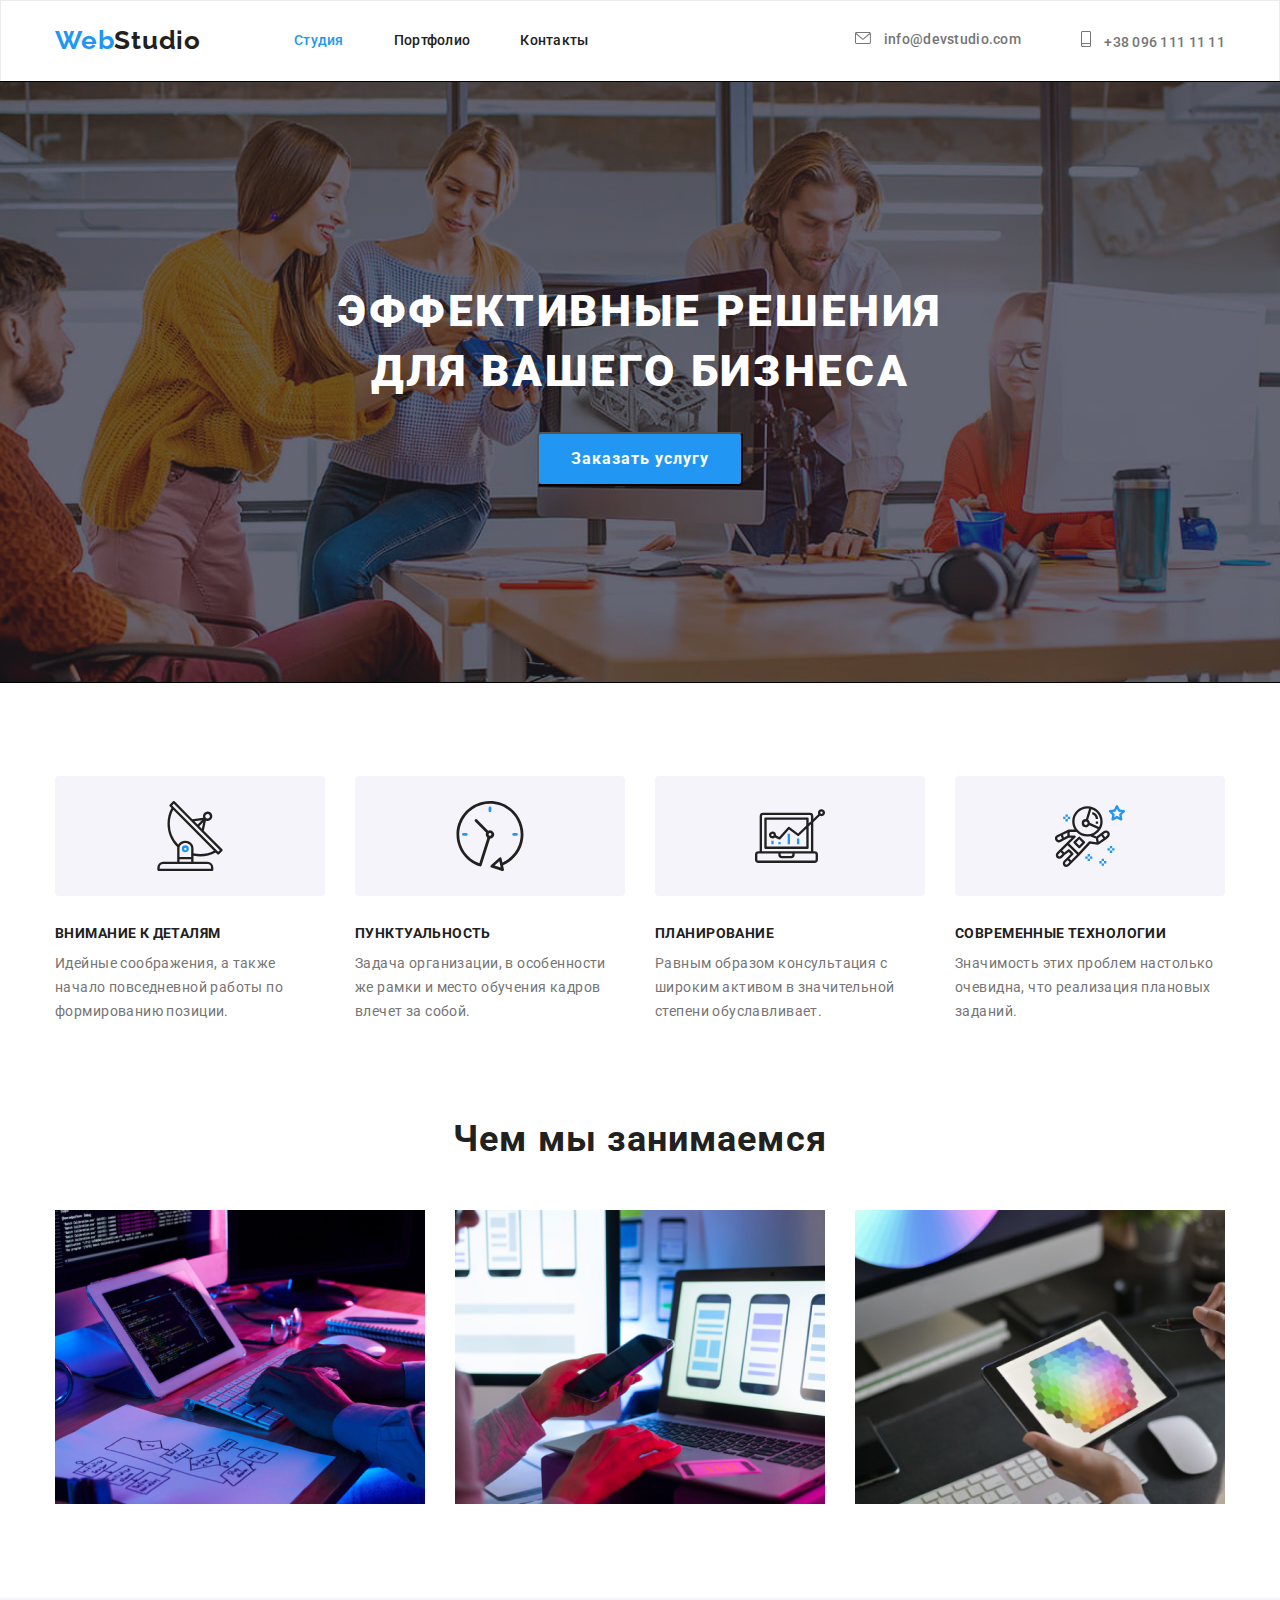
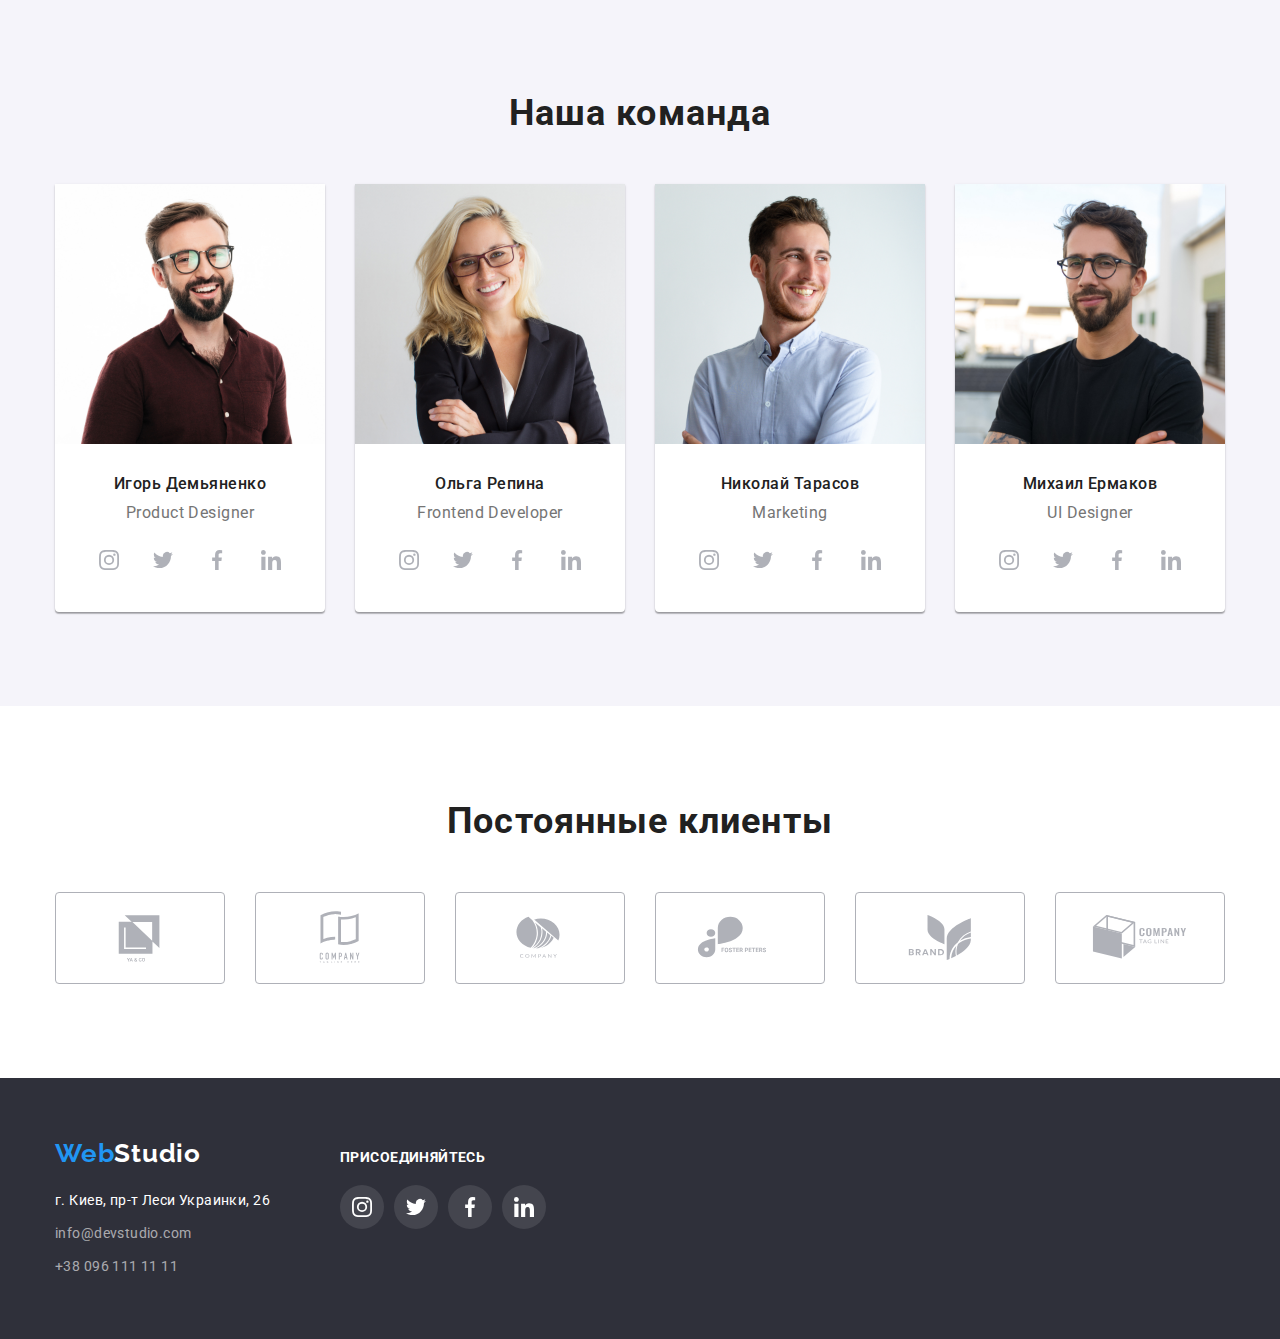
<file: index.html>
<!DOCTYPE html>
<html lang="ru">
  <head>
    <meta charset="UTF-8" />
    <meta http-equiv="X-UA-Compatible" content="IE=edge" />
    <meta name="viewport" content="width=device-width, initial-scale=1.0" />
    <link rel="preconnect" href="https://fonts.googleapis.com" />
    <link rel="preconnect" href="https://fonts.gstatic.com" crossorigin />
    <link
      href="https://fonts.googleapis.com/css2?family=Raleway:wght@700&family=Roboto:wght@400;500;700;900&display=swap"
      rel="stylesheet"
    />
    <link
      rel="stylesheet"
      href="https://cdnjs.cloudflare.com/ajax/libs/modern-normalize/1.1.0/modern-normalize.min.css"
    />
    <title>Document</title>
    <link rel="stylesheet" href="./css/styles.css" />
  </head>
  <body>
    <!--Шапка сайта-->
    <header class="header">
      <div class="container header-container">
        <a href="" class="logo">Web<span class="color-text">Studio</span></a>
        <!--<Блок навигации-->
        <nav class="nav">
          <ul class="site-nav list">
            <li class="site-nav-li">
              <a href="./index.html" class="site-nav-link current">Студия</a>
            </li>
            <li class="site-nav-li">
              <a href="./portfolio.html" class="site-nav-link">Портфолио</a>
            </li>
            <li class="site-nav-li">
              <a href="" class="site-nav-link">Контакты</a>
            </li>
          </ul>
        </nav>
        <!--Блок контактов-->
        <ul class="contact-nav list">
          <li class="contact-nav-li">
            <a href="mailto:info@devstudio.com" class="contact-nav-link"
              ><svg class="contact-icone envelope">
                <use href="./images/symbol-defs.svg#icon-envelope"></use>
              </svg>
              info@devstudio.com
            </a>
          </li>
          <li class="contact-nav-li">
            <a href="tel:+380961111111" class="contact-nav-link"
              ><svg class="contact-icone smartphone">
                <use href="./images/symbol-defs.svg#icon-smartphone"></use>
              </svg>
              +38 096 111 11 11
            </a>
          </li>
        </ul>
      </div>
    </header>

    <!--Контент страницы-->
    <main>
      <!-- Герой -->
      <section class="section hero overlay">
        <!-- Фон Герой -->
        <div class="container">
          <h1 class="hero-title">
            Эффективные решения <br />
            для вашего бизнеса
          </h1>
          <button type="button" class="button">Заказать услугу</button>
        </div>
      </section>

      <!--Скилы компании-->
      <section class="section">
        <div class="container">
          <h2 class="section-title visually-hidden">Скилы компании</h2>
          <ul class="skills list">
            <li class="skills-li">
              <div class="skills-icon-container">
                <svg width="70" height="70">
                  <use href="./images/symbol-defs.svg#icon-antenna-1"></use>
                </svg>
              </div>
              <h3 class="title">Внимание к деталям</h3>
              <p class="skills-text">
                Идейные соображения, а также <br />
                начало повседневной работы по формированию позиции.
              </p>
            </li>
            <li class="skills-li">
              <div class="skills-icon-container">
                <svg width="70" height="70">
                  <use href="./images/symbol-defs.svg#icon-clock-1"></use>
                </svg>
              </div>
              <h3 class="title">Пунктуальность</h3>
              <p class="skills-text">
                Задача организации, в особенности же рамки и место обучения
                кадров влечет за собой.
              </p>
            </li>
            <li class="skills-li">
              <div class="skills-icon-container">
                <svg width="70" height="70">
                  <use href="./images/symbol-defs.svg#icon-diagram-1"></use>
                </svg>
              </div>
              <h3 class="title">Планирование</h3>
              <p class="skills-text">
                Равным образом консультация с широким активом в значительной
                степени обуславливает.
              </p>
            </li>
            <li class="skills-li">
              <div class="skills-icon-container">
                <svg width="70" height="70">
                  <use href="./images/symbol-defs.svg#icon-astronaut-1"></use>
                </svg>
              </div>
              <h3 class="title">Современные технологии</h3>
              <p class="skills-text">
                Значимость этих проблем настолько очевидна, что реализация
                плановых заданий.
              </p>
            </li>
          </ul>
        </div>
      </section>

      <!--Блок картинок-->
      <section class="section images-section">
        <div class="container">
          <h2 class="section-title">Чем мы занимаемся</h2>
          <ul class="images list">
            <li class="section-img">
              <img
                src="./images/img.jpg"
                alt="Программист пишет код"
                width="370"
              />
            </li>
            <li class="section-img">
              <img
                src="./images/img1.jpg"
                alt="Человек смотрит в телефон"
                width="370"
              />
            </li>
            <li class="section-img">
              <img
                src="./images/img2.jpg"
                alt="Дизайнер выбирает цвет"
                width="370"
              />
            </li>
          </ul>
        </div>
      </section>

      <!--Наша команда-->
      <section class="section section-team">
        <div class="container">
          <h2 class="section-title">Наша команда</h2>
          <ul class="team list">
            <li class="team-item">
              <img src="./images/img3.jpg" alt="Игорь Демьяненко" width="270" />
              <div class="team-title-text">
                <h3 class="title">Игорь Демьяненко</h3>
                <p class="team-text" lang="en">Product Designer</p>
                <ul class="team-backgraund-icon">
                  <li class="list team-li">
                    <a href="" class="team-backgraund">
                      <svg class="team-icon">
                        <use
                          href="./images/symbol-defs.svg#icon-instagram-2"
                        ></use>
                      </svg>
                    </a>
                  </li>
                  <li class="list team-li">
                    <a href="" class="team-backgraund">
                      <svg class="team-icon">
                        <use
                          class="team-icon-use"
                          href="./images/symbol-defs.svg#icon-twitter-1"
                        ></use>
                      </svg>
                    </a>
                  </li>
                  <li class="list team-li">
                    <a href="" class="team-backgraund">
                      <svg class="team-icon">
                        <use
                          href="./images/symbol-defs.svg#icon-facebook-1"
                        ></use>
                      </svg>
                    </a>
                  </li>
                  <li class="list team-li">
                    <a href="" class="team-backgraund">
                      <svg class="team-icon">
                        <use
                          href="./images/symbol-defs.svg#icon-linkedin-1"
                        ></use>
                      </svg>
                    </a>
                  </li>
                </ul>
              </div>
            </li>
            <li class="team-item">
              <img src="./images/img4.jpg" alt="Ольга Репина" width="270" />
              <div class="team-title-text">
                <h3 class="title">Ольга Репина</h3>
                <p class="team-text" lang="en">Frontend Developer</p>
                <ul class="team-backgraund-icon">
                  <li class="list team-li">
                    <a href="" class="team-backgraund">
                      <svg class="team-icon">
                        <use
                          href="./images/symbol-defs.svg#icon-instagram-2"
                        ></use>
                      </svg>
                    </a>
                  </li>
                  <li class="list team-li">
                    <a href="" class="team-backgraund">
                      <svg class="team-icon">
                        <use
                          class="team-icon-use"
                          href="./images/symbol-defs.svg#icon-twitter-1"
                        ></use>
                      </svg>
                    </a>
                  </li>
                  <li class="list team-li">
                    <a href="" class="team-backgraund">
                      <svg class="team-icon">
                        <use
                          href="./images/symbol-defs.svg#icon-facebook-1"
                        ></use>
                      </svg>
                    </a>
                  </li>
                  <li class="list team-li">
                    <a href="" class="team-backgraund">
                      <svg class="team-icon">
                        <use
                          href="./images/symbol-defs.svg#icon-linkedin-1"
                        ></use>
                      </svg>
                    </a>
                  </li>
                </ul>
              </div>
            </li>
            <li class="team-item">
              <img src="./images/img5.jpg" alt="Николай Тарасов" width="270" />
              <div class="team-title-text">
                <h3 class="title">Николай Тарасов</h3>
                <p class="team-text" lang="en">Marketing</p>
                <ul class="team-backgraund-icon">
                  <li class="list team-li">
                    <a href="" class="team-backgraund">
                      <svg class="team-icon">
                        <use
                          href="./images/symbol-defs.svg#icon-instagram-2"
                        ></use>
                      </svg>
                    </a>
                  </li>
                  <li class="list team-li">
                    <a href="" class="team-backgraund">
                      <svg class="team-icon">
                        <use
                          class="team-icon-use"
                          href="./images/symbol-defs.svg#icon-twitter-1"
                        ></use>
                      </svg>
                    </a>
                  </li>
                  <li class="list team-li">
                    <a href="" class="team-backgraund">
                      <svg class="team-icon">
                        <use
                          href="./images/symbol-defs.svg#icon-facebook-1"
                        ></use>
                      </svg>
                    </a>
                  </li>
                  <li class="list team-li">
                    <a href="" class="team-backgraund">
                      <svg class="team-icon">
                        <use
                          href="./images/symbol-defs.svg#icon-linkedin-1"
                        ></use>
                      </svg>
                    </a>
                  </li>
                </ul>
              </div>
            </li>
            <li class="team-item">
              <img src="./images/img6.jpg" alt="Михаил Ермаков" width="270" />
              <div class="team-title-text">
                <h3 class="title">Михаил Ермаков</h3>
                <p class="team-text" lang="en">UI Designer</p>
                <ul class="team-backgraund-icon">
                  <li class="list team-li">
                    <a href="" class="team-backgraund">
                      <svg class="team-icon">
                        <use
                          href="./images/symbol-defs.svg#icon-instagram-2"
                        ></use>
                      </svg>
                    </a>
                  </li>
                  <li class="list team-li">
                    <a href="" class="team-backgraund">
                      <svg class="team-icon">
                        <use
                          class="team-icon-use"
                          href="./images/symbol-defs.svg#icon-twitter-1"
                        ></use>
                      </svg>
                    </a>
                  </li>
                  <li class="list team-li">
                    <a href="" class="team-backgraund">
                      <svg class="team-icon">
                        <use
                          href="./images/symbol-defs.svg#icon-facebook-1"
                        ></use>
                      </svg>
                    </a>
                  </li>
                  <li class="list team-li">
                    <a href="" class="team-backgraund">
                      <svg class="team-icon">
                        <use
                          href="./images/symbol-defs.svg#icon-linkedin-1"
                        ></use>
                      </svg>
                    </a>
                  </li>
                </ul>
              </div>
            </li>
          </ul>
        </div>
      </section>

      <!--Постоянные клиенты-->
      <section class="section">
        <div class="container">
          <h2 class="section-title">Постоянные клиенты</h2>
          <ul class="clients list">
            <li class="clients-li">
              <a href="" class="clients-backgraund">
                <svg class="clients-icon">
                  <use href="./images/symbol-defs.svg#icon-Logo"></use>
                </svg>
              </a>
            </li>
            <li class="clients-li">
              <a href="" class="clients-backgraund">
                <svg class="clients-icon">
                  <use href="./images/symbol-defs.svg#icon-Logo-1"></use>
                </svg>
              </a>
            </li>
            <li class="clients-li">
              <a href="" class="clients-backgraund">
                <svg class="clients-icon">
                  <use href="./images/symbol-defs.svg#icon-Logo-2"></use>
                </svg>
              </a>
            </li>
            <li class="clients-li">
              <a href="" class="clients-backgraund">
                <svg class="clients-icon">
                  <use href="./images/symbol-defs.svg#icon-Logo-3"></use>
                </svg>
              </a>
            </li>
            <li class="clients-li">
              <a href="" class="clients-backgraund">
                <svg class="clients-icon">
                  <use href="./images/symbol-defs.svg#icon-Logo-4"></use>
                </svg>
              </a>
            </li>
            <li class="clients-li">
              <a href="" class="clients-backgraund">
                <svg class="clients-icon">
                  <use href="./images/symbol-defs.svg#icon-Logo-5"></use>
                </svg>
              </a>
            </li>
          </ul>
        </div>
      </section>
    </main>

    <!--Блок контактов-->
    <footer class="footer">
      <div class="container footer-container">
        <div class="footer-one">
          <a href="" class="logo">Web<span class="colortext">Studio</span></a>
          <address>
            <ul class="contact-footer list">
              <li class="contact-footer-li">
                <a
                  href="https://goo.gl/maps/7qp37BieYdtHUAUU6"
                  target="_blank"
                  class="adress"
                  >г. Киев, пр-т Леси Украинки, 26
                </a>
              </li>
              <li class="contact-footer-li">
                <a href="mailto:info@devstudio.com" class="contact-footer-list"
                  >info@devstudio.com</a
                >
              </li>
              <li class="contact-footer-li">
                <a href="tel:+380961111111" class="contact-footer-list"
                  >+38 096 111 11 11</a
                >
              </li>
            </ul>
          </address>
        </div>
        <div class="footer-two">
          <h2 class="footer-title">ПРИСОЕДИНЯЙТЕСЬ</h2>
          <ul class="footer-backgraund-icon">
            <li class="list footer-li">
              <a href="" class="footer-backgraund">
                <svg class="footer-icon" width="20" height="20">
                  <use href="./images/symbol-defs.svg#icon-instagram-2"></use>
                </svg>
              </a>
            </li>
            <li class="list footer-li">
              <a href="" class="footer-backgraund">
                <svg class="footer-icon" width="20" height="20">
                  <use
                    class="footer-icon-use"
                    href="./images/symbol-defs.svg#icon-twitter-1"
                  ></use>
                </svg>
              </a>
            </li>
            <li class="list footer-li">
              <a href="" class="footer-backgraund">
                <svg class="footer-icon" width="20" height="20">
                  <use href="./images/symbol-defs.svg#icon-facebook-1"></use>
                </svg>
              </a>
            </li>
            <li class="list footer-li">
              <a href="" class="footer-backgraund">
                <svg class="footer-icon" width="20" height="20">
                  <use href="./images/symbol-defs.svg#icon-linkedin-1"></use>
                </svg>
              </a>
            </li>
          </ul>
        </div>
      </div>
    </footer>
  </body>
</html>
</file>
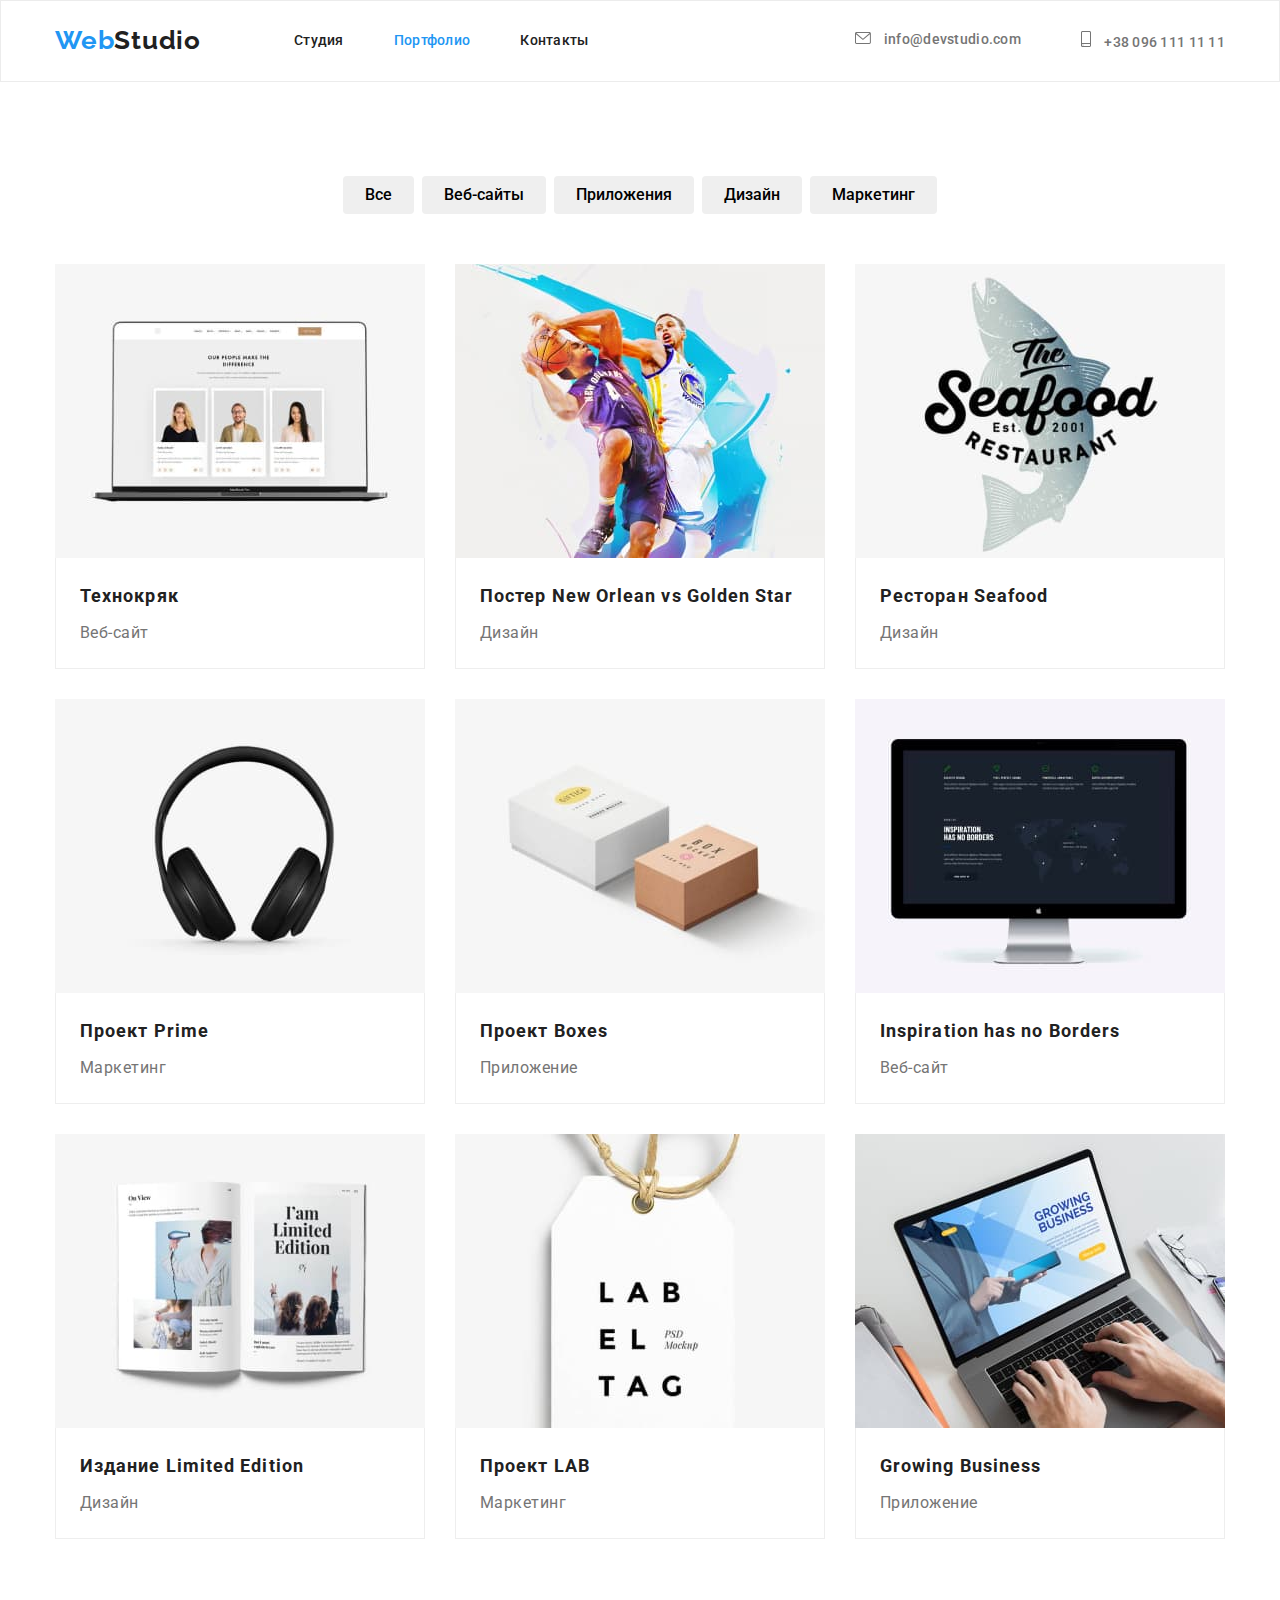
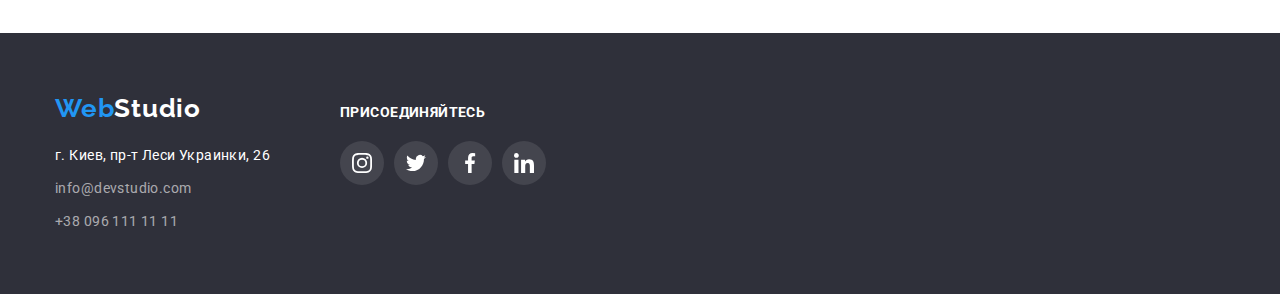
<file: portfolio.html>
<!DOCTYPE html>
<html lang="ru">
  <head>
    <meta charset="UTF-8" />
    <meta http-equiv="X-UA-Compatible" content="IE=edge" />
    <meta name="viewport" content="width=device-width, initial-scale=1.0" />
    <link rel="preconnect" href="https://fonts.googleapis.com" />
    <link rel="preconnect" href="https://fonts.gstatic.com" crossorigin />
    <link
      href="https://fonts.googleapis.com/css2?family=Raleway:wght@700&family=Roboto:wght@400;500;700;900&display=swap"
      rel="stylesheet"
    />
    <link
      rel="stylesheet"
      href="https://cdnjs.cloudflare.com/ajax/libs/modern-normalize/1.1.0/modern-normalize.min.css"
    />
    <title>Document</title>
    <link rel="stylesheet" href="./css/styles.css" />
  </head>
  <body>
    <!--Шапка сайта-->
    <header class="header">
      <div class="container header-container">
        <a href="" class="logo">Web<span class="color-text">Studio</span></a>
        <!--<Блок навигации-->
        <nav class="nav">
          <ul class="site-nav list">
            <li class="site-nav-li">
              <a href="./index.html" class="site-nav-link">Студия</a>
            </li>
            <li class="site-nav-li">
              <a href="./portfolio.html" class="site-nav-link current"
                >Портфолио</a
              >
            </li>
            <li class="site-nav-li">
              <a href="" class="site-nav-link">Контакты</a>
            </li>
          </ul>
        </nav>
        <!--Блок контактов-->
        <ul class="contact-nav list">
          <li class="contact-nav-li">
            <a href="mailto:info@devstudio.com" class="contact-nav-link"
              ><svg class="contact-icone envelope">
                <use href="./images/symbol-defs.svg#icon-envelope"></use>
              </svg>
              info@devstudio.com
            </a>
          </li>
          <li class="contact-nav-li">
            <a href="tel:+380961111111" class="contact-nav-link"
              ><svg class="contact-icone smartphone">
                <use href="./images/symbol-defs.svg#icon-smartphone"></use>
              </svg>
              +38 096 111 11 11
            </a>
          </li>
        </ul>
      </div>
    </header>

    <!--Контент страницы-->
    <main>
      <!--Фильтр проектов-->
      <section class="section buttons-section">
        <div class="container">
          <h1 class="visually-hidden">Фильтр проектов</h1>
          <ul class="buttons-list list">
            <li class="buttons-list-btn">
              <button type="button" class="buttons-btn current">Все</button>
            </li>
            <li class="buttons-list-btn">
              <button type="button" class="buttons-btn current">
                Веб-сайты
              </button>
            </li>
            <li class="buttons-list-btn">
              <button type="button" class="buttons-btn current">
                Приложения
              </button>
            </li>
            <li class="buttons-list-btn">
              <button type="button" class="buttons-btn current">Дизайн</button>
            </li>
            <li class="buttons-list-btn">
              <button type="button" class="buttons-btn current">
                Маркетинг
              </button>
            </li>
          </ul>
          <ul class="projects-list list">
            <li class="projects-item">
              <a href="" class="projects-item-link">
                <img
                  src="./images/img-1-2.jpg"
                  alt="монитор ноутбука"
                  width="370"
                  height="294"
                />
                <div class="projects-title-text">
                  <h2 class="projects-section-title">Технокряк</h2>
                  <p class="projects-section-text">Веб-сайт</p>
                </div>
              </a>
            </li>
            <li class="projects-item">
              <a href="" class="projects-item-link">
                <img
                  src="./images/img-2-2.jpg"
                  alt="баскетболисты"
                  width="370"
                  height="294"
                />
                <div class="projects-title-text">
                  <h2 class="projects-section-title">
                    Постер New Orlean vs Golden Star
                  </h2>
                  <p class="projects-section-text">Дизайн</p>
                </div>
              </a>
            </li>
            <li class="projects-item">
              <a href="" class="projects-item-link">
                <img
                  src="./images/img-3-2.jpg"
                  alt="логотип ресторана"
                  width="370"
                  height="294"
                />
                <div class="projects-title-text">
                  <h2 class="projects-section-title">Ресторан Seafood</h2>
                  <p class="projects-section-text">Дизайн</p>
                </div>
              </a>
            </li>
            <li class="projects-item">
              <a href="" class="projects-item-link">
                <img
                  src="./images/img-4-2.jpg"
                  alt="наушники"
                  width="370"
                  height="294"
                />
                <div class="projects-title-text">
                  <h2 class="projects-section-title">Проект Prime</h2>
                  <p class="projects-section-text">Маркетинг</p>
                </div>
              </a>
            </li>
            <li class="projects-item">
              <a href="" class="projects-item-link">
                <img
                  src="./images/img-5-2.jpg"
                  alt="коробки"
                  width="370"
                  height="294"
                />
                <div class="projects-title-text">
                  <h2 class="projects-section-title">Проект Boxes</h2>
                  <p class="projects-section-text">Приложение</p>
                </div>
              </a>
            </li>
            <li class="projects-item">
              <a href="" class="projects-item-link">
                <img
                  src="./images/img-6-2.jpg"
                  alt="монитор"
                  width="370"
                  height="294"
                />
                <div class="projects-title-text">
                  <h2 class="projects-section-title">
                    Inspiration has no Borders
                  </h2>
                  <p class="projects-section-text">Веб-сайт</p>
                </div>
              </a>
            </li>
            <li class="projects-item">
              <a href="" class="projects-item-link">
                <img
                  src="./images/img-7-2.jpg"
                  alt="журнал"
                  width="370"
                  height="294"
                />
                <div class="projects-title-text">
                  <h2 class="projects-section-title">
                    Издание Limited Edition
                  </h2>
                  <p class="projects-section-text">Дизайн</p>
                </div>
              </a>
            </li>
            <li class="projects-item">
              <a href="" class="projects-item-link">
                <img
                  src="./images/img-8-2.jpg"
                  alt="бирка"
                  width="370"
                  height="294"
                />
                <div class="projects-title-text">
                  <h2 class="projects-section-title">Проект LAB</h2>
                  <p class="projects-section-text">Маркетинг</p>
                </div>
              </a>
            </li>
            <li class="projects-item">
              <a href="" class="projects-item-link">
                <img
                  src="./images/img-9-2.jpg"
                  alt="человек печатает"
                  width="370"
                  height="294"
                />
                <div class="projects-title-text">
                  <h2 class="projects-section-title">Growing Business</h2>
                  <p class="projects-section-text">Приложение</p>
                </div>
              </a>
            </li>
          </ul>
        </div>
      </section>
    </main>

    <footer class="footer">
      <div class="container footer-container">
        <div class="footer-one">
          <a href="" class="logo">Web<span class="colortext">Studio</span></a>
          <address>
            <ul class="contact-footer list">
              <li class="contact-footer-li">
                <a
                  href="https://goo.gl/maps/7qp37BieYdtHUAUU6"
                  target="_blank"
                  class="adress"
                  >г. Киев, пр-т Леси Украинки, 26
                </a>
              </li>
              <li class="contact-footer-li">
                <a href="mailto:info@devstudio.com" class="contact-footer-list"
                  >info@devstudio.com</a
                >
              </li>
              <li class="contact-footer-li">
                <a href="tel:+380961111111" class="contact-footer-list"
                  >+38 096 111 11 11</a
                >
              </li>
            </ul>
          </address>
        </div>
        <div class="footer-two">
          <h2 class="footer-title">ПРИСОЕДИНЯЙТЕСЬ</h2>
          <ul class="footer-backgraund-icon">
            <li class="list footer-li">
              <a href="" class="footer-backgraund">
                <svg class="footer-icon" width="20" height="20">
                  <use href="./images/symbol-defs.svg#icon-instagram-2"></use>
                </svg>
              </a>
            </li>
            <li class="list footer-li">
              <a href="" class="footer-backgraund">
                <svg class="footer-icon" width="20" height="20">
                  <use
                    class="footer-icon-use"
                    href="./images/symbol-defs.svg#icon-twitter-1"
                  ></use>
                </svg>
              </a>
            </li>
            <li class="list footer-li">
              <a href="" class="footer-backgraund">
                <svg class="footer-icon" width="20" height="20">
                  <use href="./images/symbol-defs.svg#icon-facebook-1"></use>
                </svg>
              </a>
            </li>
            <li class="list footer-li">
              <a href="" class="footer-backgraund">
                <svg class="footer-icon" width="20" height="20">
                  <use href="./images/symbol-defs.svg#icon-linkedin-1"></use>
                </svg>
              </a>
            </li>
          </ul>
        </div>
      </div>
    </footer>
  </body>
</html>
</file>
<file: css/styles.css>
/* основной цвет заголовков color: #212121;
основной цвет параграфов color: #757575;
цвет заголовка h1 color: белый #FFFFFF;
цвет кнопок синий #2196F3; серый #F5F4FA;
цвет фона футера и цвет главного заголовка color-background: #2F303A
 */
:root {
  --primary-text-color: #757575;
  --title-text-color: #212121;
  --accent-color: #2196f3;
  --primary-bg-color: #ffffff;
  --contact-footer-color: rgba(255, 255, 255, 0.6);
  --footer-bg-color: #2f303a;
  --team-bg-color: #f5f4fa;
}

body {
  background-color: var(--primary-bg-color);
  color: var(--primary-text-color);
  font-family: "Roboto", sans-serif;
  font-size: 14px;
}
.list {
  padding: 0;
  margin: 0;
  list-style: none;
}
.header-container {
  display: flex;
  align-items: center;
}

.container {
  width: 1200px;
  margin: 0 auto;
  padding: 0 15px;
}
.section {
  padding: 94px 0;
}
h1,
h2,
h3,
p {
  margin: 0;
}

img {
  display: block;
  max-width: 100%;
  height: auto;
}
ul {
  margin: 0;
  padding: 0;
  list-style: none;
}

.visually-hidden {
  position: absolute;
  width: 1px;
  height: 1px;
  margin: -1px;
  border: 0;
  padding: 0;
  white-space: nowrap;
  clip-path: inset(100%);
  clip: rect(0 0 0 0);
  overflow: hidden;
}

/* Page header */
.header {
  border: 1px solid #ececec;
}
/* Logo */
.logo {
  margin-top: 0;
  margin-bottom: 0;
  color: var(--accent-color);

  font-family: "Raleway", sans-serif;
  font-weight: 700;
  font-size: 26px;
  line-height: 1.2;
  letter-spacing: 0.03em;
  text-decoration: none;
}

.color-text {
  color: var(--title-text-color);
  font-family: "Raleway", sans-serif;
}
.colortext {
  color: var(--primary-bg-color);
  font-family: "Raleway", sans-serif;
}

/* Site nav */
.nav {
  margin-left: 93px;
}
.site-nav {
  display: flex;
}

.site-nav-li {
  margin-right: 50px;
  margin-bottom: 0;
}
.site-nav-li:last-child {
  margin-right: 0;
}

.site-nav-link {
  display: block;
  padding-top: 32px;
  padding-bottom: 32px;
  color: var(--title-text-color);

  font-weight: 500;
  line-height: 1.14;
  letter-spacing: 0.02em;
  text-decoration: none;
}
.site-nav-link:hover,
.site-nav-link:focus {
  color: var(--accent-color);
}
.site-nav-link.current {
  color: var(--accent-color);
}
/* Contact nav */
.contact-nav-link:hover,
.contact-nav-link:focus {
  color: var(--accent-color);
}
.contact-icone {
  fill: currentColor;
  margin-right: 10px;
}

.contact-nav {
  display: flex;
  margin-left: auto;
}

.contact-nav-li + .contact-nav-li {
  margin-left: 50px;
}
.contact-nav-link {
  color: var(--primary-text-color);
  margin-left: 10px;

  font-weight: 500;
  line-height: 1.14;
  letter-spacing: 0.02em;
  text-decoration: none;
}

.envelope {
  width: 16px;
  height: 12px;
}
.smartphone {
  width: 10px;
  height: 16px;
}

/* Hero */
.hero {
  padding-top: 200px;
  padding-bottom: 200px;
  margin-top: 0px;
}
.hero-title {
  margin-bottom: 30px;
  margin-top: 0;

  color: var(--primary-bg-color);

  font-weight: 900;
  font-size: 44px;
  line-height: 1.36;
  text-align: center;
  letter-spacing: 0.06em;
  text-transform: uppercase;
}

.overlay {
  background-color: var(--title-text-color);
  max-width: 1600px;
  height: 600px;
  margin-left: auto;
  margin-right: auto;
  outline: 1px solid black;
  background-image: linear-gradient(
      to right,
      rgba(47, 48, 58, 0.4),
      rgba(47, 48, 58, 0.4)
    ),
    url(../images/img-hero-overlay.jpg);
  background-size: cover;
  background-repeat: no-repeat;
  background-position: center;
}

/* Button */
.button {
  border-radius: 4px;
  padding: 10px 32px;
  margin-left: auto;
  margin-right: auto;

  color: var(--primary-bg-color);
  background-color: var(--accent-color);

  font-weight: 700;
  font-size: 16px;
  line-height: 1.88;
  display: flex;
  align-items: center;
  text-align: center;
  letter-spacing: 0.06em;

  cursor: pointer;
}

/* Title styling */
.section-title {
  margin-top: 0;
  margin-bottom: 0;
  color: var(--title-text-color);

  font-weight: 700;
  font-size: 36px;
  line-height: 1.17;
  letter-spacing: 0.03em;
  text-align: center;
}

/* Skils */
.skills {
  display: flex;
}
.skills-li {
  width: 270px;
}
.skills-li + .skills-li {
  margin-left: 30px;
}
.skills .title {
  color: var(--title-text-color);
  text-transform: uppercase;
  font-weight: 700;
  font-size: 14px;
  line-height: 1.14;
  letter-spacing: 0.03em;
}

.skills-text {
  margin-top: 10px;
  margin-bottom: 0;

  line-height: 1.71;
  letter-spacing: 0.03em;
}

.skills-icon-container {
  width: 270px;
  height: 120px;
  background: var(--team-bg-color);
  border-radius: 4px;
  margin-bottom: 30px;
  display: flex;
  justify-content: center;
  align-items: center;
}
/*.skills-li::before {
  display: block;
  content: "";
  height: 120px;
  border-radius: 4px;
  background-size: auto;
  background-repeat: no-repeat;
  background-position: center;
  background-color: var(--team-bg-color);
  margin-bottom: 30px;
}
.skills-li:nth-child(1)::before {
  background-image: url(../images/antenna\ 1.svg);
}
.skills-li:nth-child(2)::before {
  background-image: url(../images/clock\ 1.svg);
}
.skills-li:nth-child(3)::before {
  background-image: url(../images/diagram\ 1.svg);
}
.skills-li:nth-child(4)::before {
  background-image: url(../images/astronaut\ 1.svg);
} */

/* Images */
.images-section {
  padding-top: 0;
}
.images {
  display: flex;
  margin-top: 50px;
}
.section-img + .section-img {
  margin-left: 30px;
}

/* Team */
.team {
  display: flex;
  margin-top: 50px;
  justify-content: center;
}
.team-item + .team-item {
  margin-left: 30px;
}
.section-team {
  background-color: var(--team-bg-color);
}

.team-item {
  background-color: var(--primary-bg-color);
  box-shadow: 0px 1px 3px rgba(0, 0, 0, 0.12), 0px 1px 1px rgba(0, 0, 0, 0.14),
    0px 2px 1px rgba(0, 0, 0, 0.2);
  border-radius: 0px 0px 4px 4px;
}
.team .title {
  margin-bottom: 0;

  color: var(--title-text-color);

  font-weight: 500;
  font-size: 16px;
  line-height: 1.19;
  letter-spacing: 0.03em;
  text-align: center;
}

.team-text {
  margin-top: 10px;

  font-size: 16px;
  line-height: 1.19;
  letter-spacing: 0.03em;
  text-align: center;
}
.team-title-text {
  padding-top: 30px;
  padding-bottom: 30px;
}
.team-backgraund {
  display: flex;
  width: 44px;
  height: 44px;
  background-color: var(--primary-bg-color);
  border-radius: 50%;
  align-items: center;
  justify-content: center;
}

.team-icon {
  width: 20px;
  height: 20px;
  fill: #afb1b8;
}

.team-backgraund:hover,
.team-backgraund:focus {
  background-color: var(--accent-color);
}
.team-backgraund:hover .team-icon,
.team-backgraund:focus .team-icon {
  fill: var(--primary-bg-color);
}
.team-li + .team-li {
  margin-left: 10px;
}
.team-li {
  width: 44px;
  height: 44px;
}

.team-backgraund-icon {
  display: flex;
  margin-top: 16px;
  justify-content: center;
}

/* Clients */
.clients {
  display: flex;
  margin-top: 50px;
}

.clients-li {
  width: 170px;
  height: 92px;
}
.clients-backgraund {
  width: 100%;
  height: 100%;
  border: 1px solid #afb1b8;
  border-radius: 4px;
  display: flex;
  align-items: center;
  justify-content: center;
}
.clients-icon {
  width: 106px;
  height: 60px;
  fill: #afb1b8;
}
.clients-li:not(:first-child) {
  margin-left: 30px;
}

.clients-backgraund:hover,
.clients-backgraund:focus {
  border-color: var(--accent-color);
}
.clients-backgraund:hover .clients-icon,
.clients-backgraund:focus .clients-icon {
  fill: var(--accent-color);
}

/* Footer */
address {
  margin-top: 20px;
}

.contact-footer-li:not(:first-child) {
  margin-top: 9px;
}

.adress {
  display: inline-block;
  margin-bottom: 0;
  color: var(--primary-bg-color);

  line-height: 1.71;
  letter-spacing: 0.03em;
  text-decoration: none;
  font-style: normal;
}

.adress:hover,
.adress:focus {
  color: var(--accent-color);
}

.contact-footer-list {
  display: inline-block;
  margin-bottom: 0;
  color: var(--contact-footer-color);

  line-height: 1.71;
  letter-spacing: 0.03em;
  text-decoration: none;
  font-style: normal;
}

.contact-footer-list:hover,
.contact-footer-list:focus {
  color: var(--accent-color);
}

.footer {
  background-color: var(--footer-bg-color);
  padding-top: 60px;
  padding-bottom: 60px;
}
.section-footer .colortext {
  color: var(--primary-bg-color);
}

.footer-container {
  display: flex;
  align-items: baseline;
}
.footer-two {
  margin-left: 70px;
}
.footer-backgraund {
  display: flex;
  width: 44px;
  height: 44px;
  background-color: rgba(255, 255, 255, 0.1);
  border-radius: 50%;
  align-items: center;
  justify-content: center;
}
.footer-backgraund:hover,
.footer-backgraund:focus {
  background-color: var(--accent-color);
}

.footer-icon {
  fill: var(--primary-bg-color);
  margin: 12px;
}
.footer-backgraund-icon {
  display: flex;
  padding-left: 0;
}
.footer-li:not(:first-child) {
  margin-left: 10px;
}
.footer-title {
  font-weight: 700;
  font-size: 14px;
  line-height: 1.17;
  letter-spacing: 0.03em;
  color: var(--primary-bg-color);
  margin-bottom: 20px;
}

/* Portfolio page */
/* Project-filter */
.buttons-list {
  display: flex;
  justify-content: center;
}
.buttons-list-btn + .buttons-list-btn {
  margin-left: 8px;
}

.buttons-btn {
  border: transparent;
  border-radius: 4px;
  padding: 6px 22px;

  font-family: "Roboto", sans-serif;
  font-weight: 500;
  font-size: 16px;
  line-height: 1.625;
  cursor: pointer;
}

.buttons-btn:hover,
.buttons-btn:focus {
  background-color: var(--accent-color);
  color: white;
  box-shadow: 0px 3px 1px rgba(0, 0, 0, 0.1), 0px 1px 2px rgba(0, 0, 0, 0.08),
    0px 2px 2px rgba(0, 0, 0, 0.12);
}

/* Projects section buttons-list li button */

.projects-item-link {
  display: block;
  text-decoration: none;
}
.projects-item-link:hover,
.projects-item-link:focus {
  box-shadow: 0px 1px 1px rgba(0, 0, 0, 0.12), 0px 4px 4px rgba(0, 0, 0, 0.06),
    1px 4px 6px rgba(0, 0, 0, 0.16);
}

.projects-list {
  display: flex;
  flex-wrap: wrap;
  margin-top: 50px;
}

.projects-item {
  width: 370px;
  margin-right: 30px;
  margin-bottom: 30px;
}
.projects-item:nth-child(3n) {
  margin-right: 0;
}
.projects-item:nth-last-child(-n + 3) {
  margin-bottom: 0;
}

.projects-section-title {
  margin-bottom: 0;
  color: var(--title-text-color);

  font-weight: 700;
  font-size: 18px;
  line-height: 2;
  letter-spacing: 0.06em;
}

.projects-section-text {
  margin-top: 4px;

  color: var(--primary-text-color);
  font-family: "Roboto", sans-serif;

  font-size: 16px;
  line-height: 1.88;
  letter-spacing: 0.03em;
}

.projects-title-text {
  padding: 20px 24px;
  border-bottom: 1px solid #eeeeee;
  border-left: 1px solid #eeeeee;
  border-right: 1px solid #eeeeee;
}
</file>
